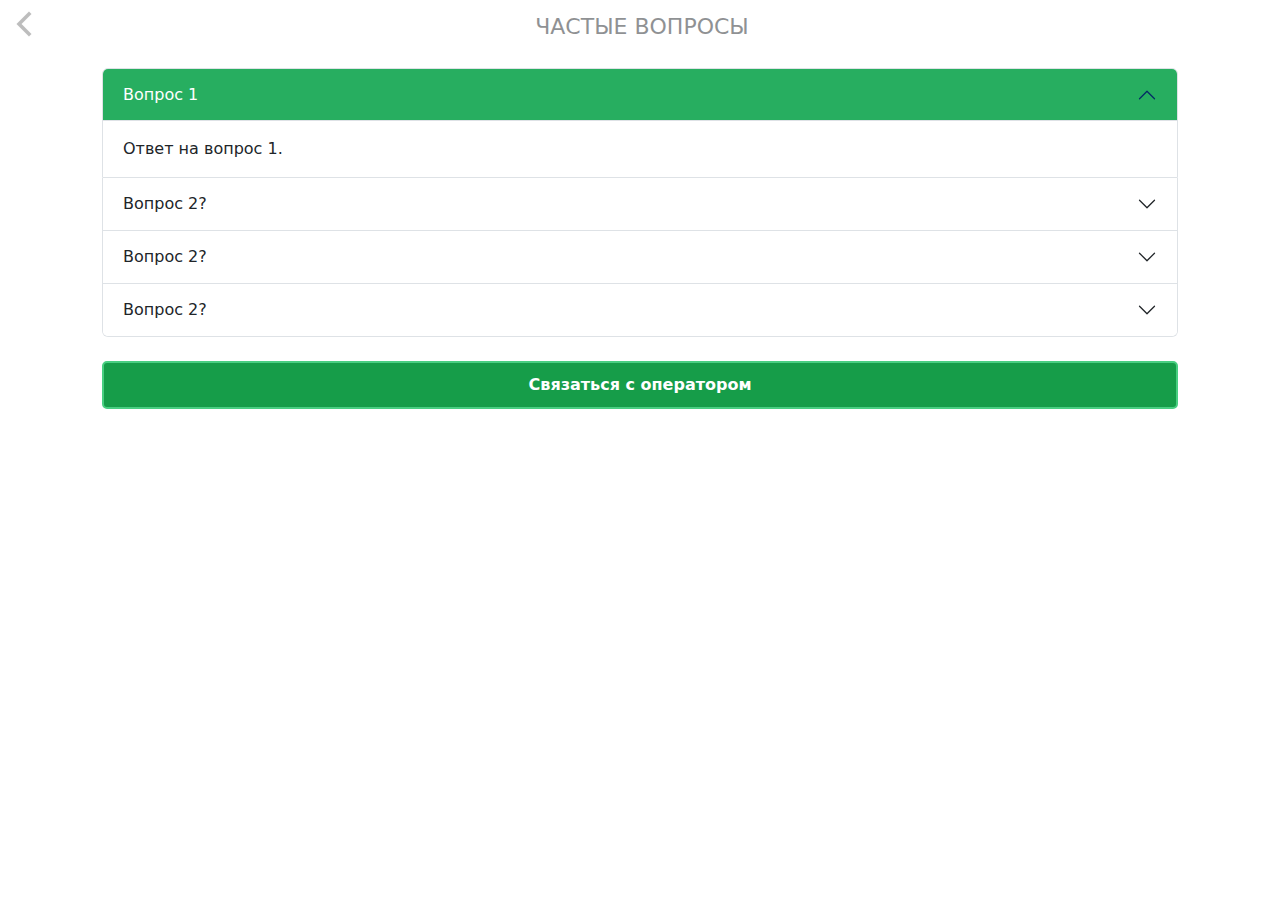
<file: faq.html>
<!DOCTYPE html>
<html lang="en">
<head>
    <meta charset="UTF-8">
    <meta name="viewport" content="width=device-width, initial-scale=1.0">
    <title>Частые вопросы и ответы</title>
    <link rel="stylesheet" href="css/bootstrap.css">
    <link rel="stylesheet" href="css/bootstrap-grid.css">
    <link rel="stylesheet" href="css/bootstrap-reboot.css">
    <link rel="stylesheet" href="css/bootstrap-utilities.css">
    <link rel="stylesheet" href="css/custom/faq.css">
    <link rel="stylesheet" href="css/nav.css">
</head>
<body>

<nav class="container container-fluid" id="button-container">
    <button id="return-back-btn" onclick="window.history.back()">
        <img src="img/backarrow.svg" alt="назад" width="40">
    </button>
    <div id="head">
        <h1>
            Частые вопросы
        </h1>
    </div>
    <div id="head-gap">
    </div>
</nav>

<main class="container container-fluid">

    <!-- FAQ Accordion -->
    <div class="accordion mt-4" id="faqAccordion">

        <!-- Question 1 -->
        <div class="accordion-item">
            <h2 class="accordion-header" id="headingOne">
                <button class="accordion-button" type="button" data-bs-toggle="collapse" data-bs-target="#collapseOne" aria-expanded="true" aria-controls="collapseOne">
                    Вопрос 1
                </button>
            </h2>
            <div id="collapseOne" class="accordion-collapse collapse show" aria-labelledby="headingOne" data-bs-parent="#faqAccordion">
                <div class="accordion-body">
                    Ответ на вопрос 1.
                </div>
            </div>
        </div>

        <!-- Question 2 -->
        <div class="accordion-item">
            <h2 class="accordion-header" id="headingTwo">
                <button class="accordion-button collapsed" type="button" data-bs-toggle="collapse" data-bs-target="#collapseTwo" aria-expanded="false" aria-controls="collapseTwo">
                    Вопрос 2?
                </button>
            </h2>
            <div id="collapseTwo" class="accordion-collapse collapse" aria-labelledby="headingTwo" data-bs-parent="#faqAccordion">
                <div class="accordion-body">
                    Ответ на вопрос 2.
                </div>
            </div>
        </div>

        <div class="accordion-item">
            <h2 class="accordion-header" id="headingThree">
                <button class="accordion-button collapsed" type="button" data-bs-toggle="collapse" data-bs-target="#collapseThree" aria-expanded="false" aria-controls="collapseTwo">
                    Вопрос 2?
                </button>
            </h2>
            <div id="collapseThree" class="accordion-collapse collapse" aria-labelledby="headingThree" data-bs-parent="#faqAccordion">
                <div class="accordion-body">
                    Ответ на вопрос 2.
                </div>
            </div>
        </div>

        <div class="accordion-item">
            <h2 class="accordion-header" id="headingFour">
                <button class="accordion-button collapsed" type="button" data-bs-toggle="collapse" data-bs-target="#collapseFour" aria-expanded="false" aria-controls="collapseTwo">
                    Вопрос 2?
                </button>
            </h2>
            <div id="collapseFour" class="accordion-collapse collapse" aria-labelledby="headingFour" data-bs-parent="#faqAccordion">
                <div class="accordion-body">
                    Ответ на вопрос 2.
                </div>
            </div>
        </div>


        <!-- Добавьте дополнительные вопросы и ответы по аналогии -->
        <a href="mailto:support@example.com" class="contact-button mt-4">Связаться с оператором</a>

    </div>
    <!-- End FAQ Accordion -->
    <script src="https://cdn.jsdelivr.net/npm/bootstrap@5.0.0-beta2/dist/js/bootstrap.bundle.min.js"></script>

</main>
</body>
</html>
</file>
<file: css/custom/faq.css>
#return-back-btn {
  background-color: transparent;
  border: none;
  margin: 0;
  padding: 0;
}

#button-container {
  padding-top: 4px;
  padding-left: 4px;
  padding-right: 0;
  opacity: 0.5;
  border-radius: 10px;
}

h1 {
  font-size: 22px;
  margin: 0;
  width: 100%;
  margin-top: 10px !important;
  text-align: center;
  text-transform: uppercase !important;
}

#faqAccordion {
  margin-left: 20px;
  margin-right: 20px;
  width: auto;
}

.accordion-button:not(.collapsed) {
  background-color: #27ae60;
  color: white;
}

.contact-button {
  display: inline-block;
  padding: 10px 20px;
  font-size: 16px;
  font-weight: bold;
  text-align: center;
  text-decoration: none;
  cursor: pointer;
  border: 2px solid #49cf82;
  color: white;
  background-color: #169d49;
  border-radius: 5px;
  transition: background-color 0.3s, color 0.3s;
  width: 100%;
}

.contact-button:hover {
  background-color: #27ae60;
  color: white;
}

main {
  margin-bottom: 30px;
}

/*# sourceMappingURL=faq.css.map */
</file>
<file: css/nav.css>
#return-back-btn {
    background-color: transparent!important;
    border: none!important;
    margin: 0!important;
    padding: 0!important;
    opacity: 0.5!important;
}

#button-container {
    padding-top: 4px!important;
    padding-left: 4px!important;
    padding-right: 0!important;
    border-radius: 10px!important;
    max-height: 64px!important;
    margin: 0 0 20px!important;
    display: grid!important;
    grid-template-columns: 40px 1fr 40px!important;
    width: 100vw!important;
    max-width: none!important;
}
#head-gap {
    display: block!important;
    width: 40px!important;
    justify-self: end!important;
    height: 40px!important;
}
#h1 {
    width: fit-content!important;
    color: black!important;
    opacity: 0.8!important;
    margin: 0!important;
}
#head {
    justify-self: center!important;
}
</file>
